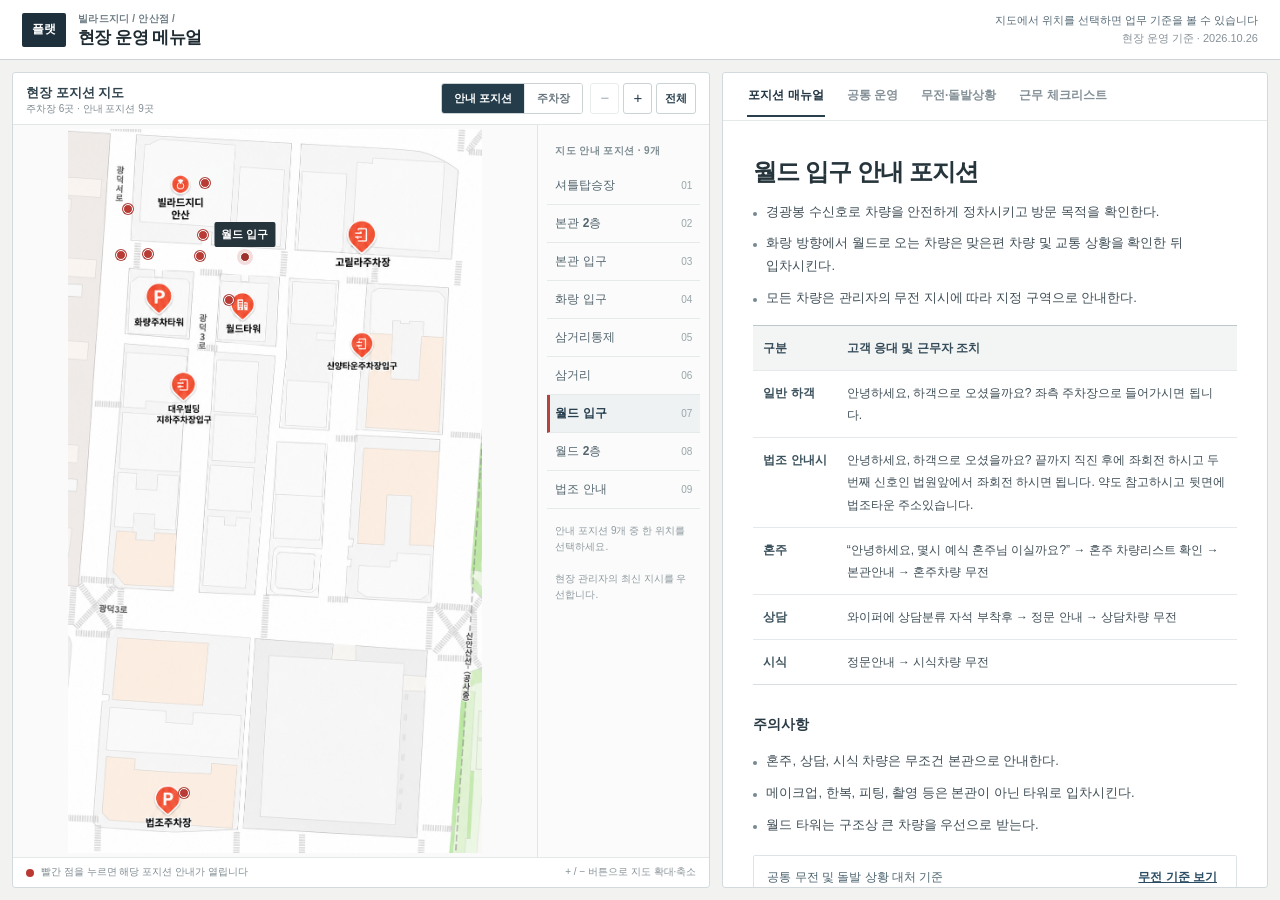
<file: index.html>
<!doctype html>
<html lang="ko">
<head>
<meta charset="utf-8">
<meta name="viewport" content="width=device-width,initial-scale=1">
<meta name="robots" content="noindex,nofollow">
<meta name="theme-color" content="#26343b">
<title>플랫 빌라드지디 안산점 | 현장 운영 메뉴얼</title>
<style>
:root{font-family:-apple-system,BlinkMacSystemFont,"Malgun Gothic",Arial,sans-serif;color:#27333a;background:#f6f7f8}
*{box-sizing:border-box}body{margin:0;min-height:100dvh;display:grid;place-items:center;padding:24px}
main{max-width:430px;width:100%;padding:28px;background:white;border:1px solid #d8dde2;border-radius:8px}
h1{font-size:20px;margin:0 0 14px}p{font-size:14px;line-height:1.65;color:#52606a}
.links{display:flex;gap:10px;margin-top:20px;flex-wrap:wrap}.links a{border:1px solid #cbd2d8;color:#26343b;text-decoration:none;font-size:14px;padding:12px 16px;border-radius:4px;font-weight:700}
</style>
<script>
(function(){
  var p=new URLSearchParams(location.search);
  var v=p.get('view');
  var isMobile = /Android|iPhone|iPod|iPad|Mobile/i.test(navigator.userAgent) || (window.innerWidth <= 800);
  var target= v==='pc'?'pc.html':v==='mobile'?'mobile.html':(isMobile?'mobile.html':'pc.html');
  window.location.replace(new URL(target,location.href).href);
})();
</script>
</head>
<body><main><h1>빌라드지디 안산점</h1><p>현장 운영 메뉴얼을 여는 중입니다. 자동으로 열리지 않으면 아래에서 기기를 선택해 주세요.</p><div class="links"><a href="mobile.html">모바일로 열기</a><a href="pc.html">PC로 열기</a></div></main></body></html>
</file>
